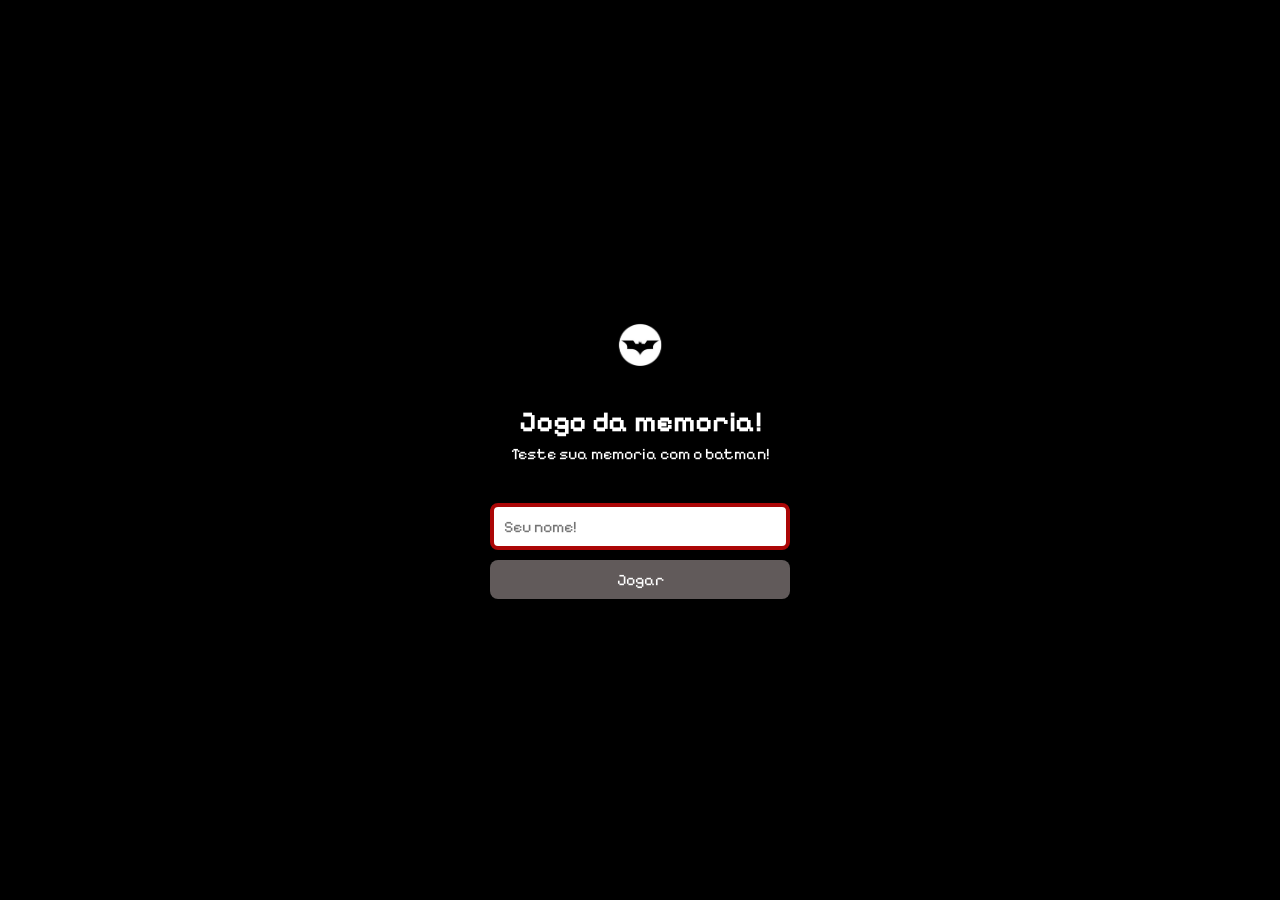
<file: index.html>
<!doctype html>
<html lang="en">
  <head>
    <meta charset="UTF-8" />
    <meta name="viewport" content="width=device-width, initial-scale=1.0" />
    <script src="./JS/login.js" defer></script>
    <link rel="stylesheet" href="./CSS/reset.css" />
    <link rel="stylesheet" href="./CSS/login.css" />

    <title>JOGO DA MEMORIA | LOGIN</title>
  </head>
  <body>
    <form class="login-form">
      <div class="login_header">
        <img src="./IMG/FRENTE2.jpg" alt="brain icon" />
        <h1>Jogo da memoria!</h1>
        <p>Teste sua memoria com o batman!</p>
      </div>
      <input type="text" placeholder="Seu nome!" class="login_input" />
      <button type="submit" class="login_button" disabled>Jogar</button>
    </form>
  </body>
</html>
</file>
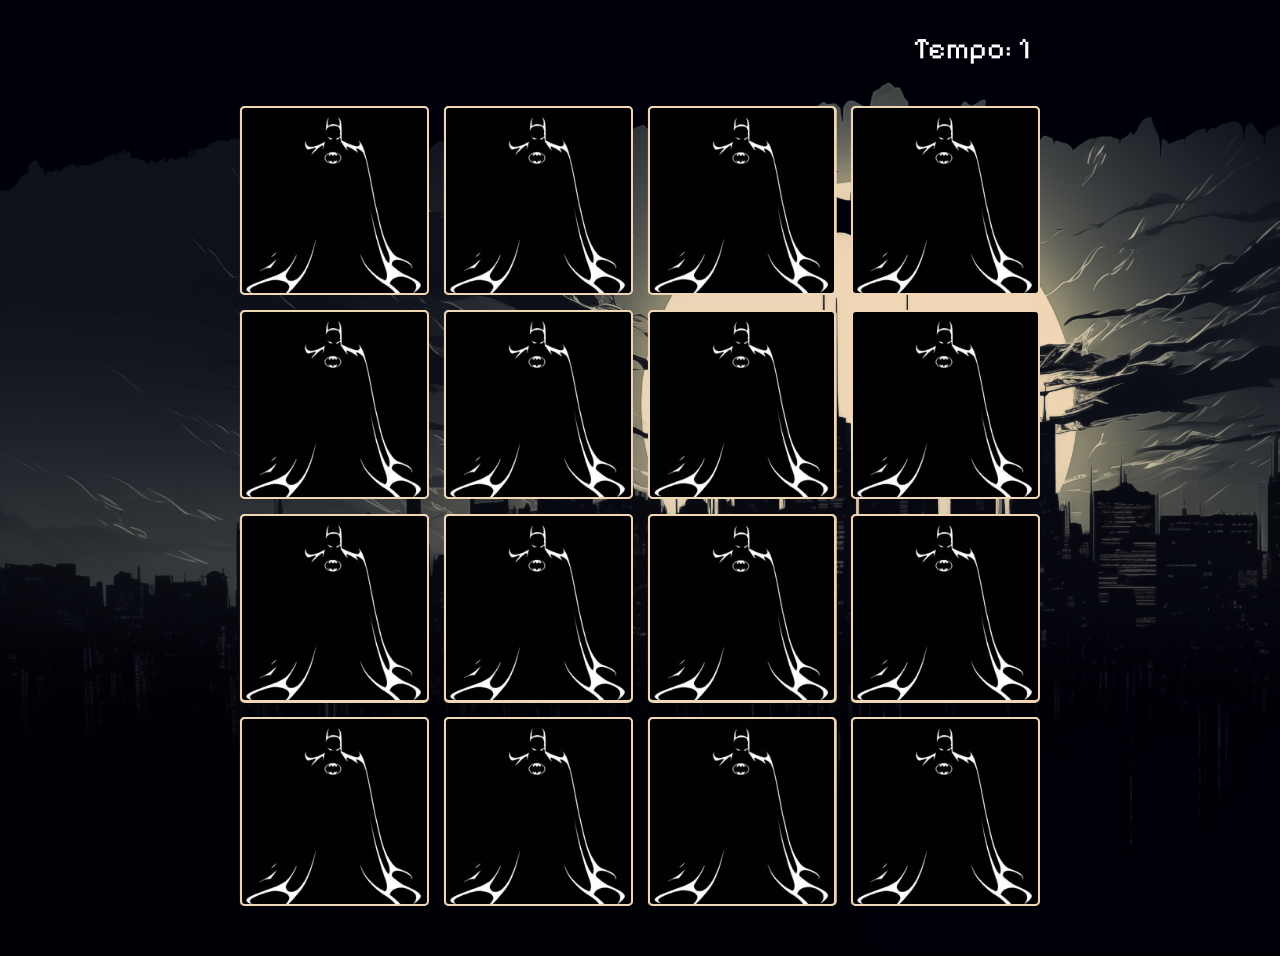
<file: PAGINAS/jogo.html>
<!DOCTYPE html>
<html lang="en">
<head>
    <meta charset="UTF-8">
    <meta name="viewport" content="width=device-width, initial-scale=1.0">
    <link rel="stylesheet" href="../CSS/reset.css">
    <link rel="stylesheet" href="../CSS/jogo.css">
    <script src="../JS/jogo.js" defer></script>
    <title>Jogo da Memoria</title>
</head>
<body>
    <main>
    <header>
        <span class="player"></span>
        <span> Tempo: <span class="time">00</span></span>
    </header>
    <div class="grid"></div>
    </main>
</body>
</html>
</file>
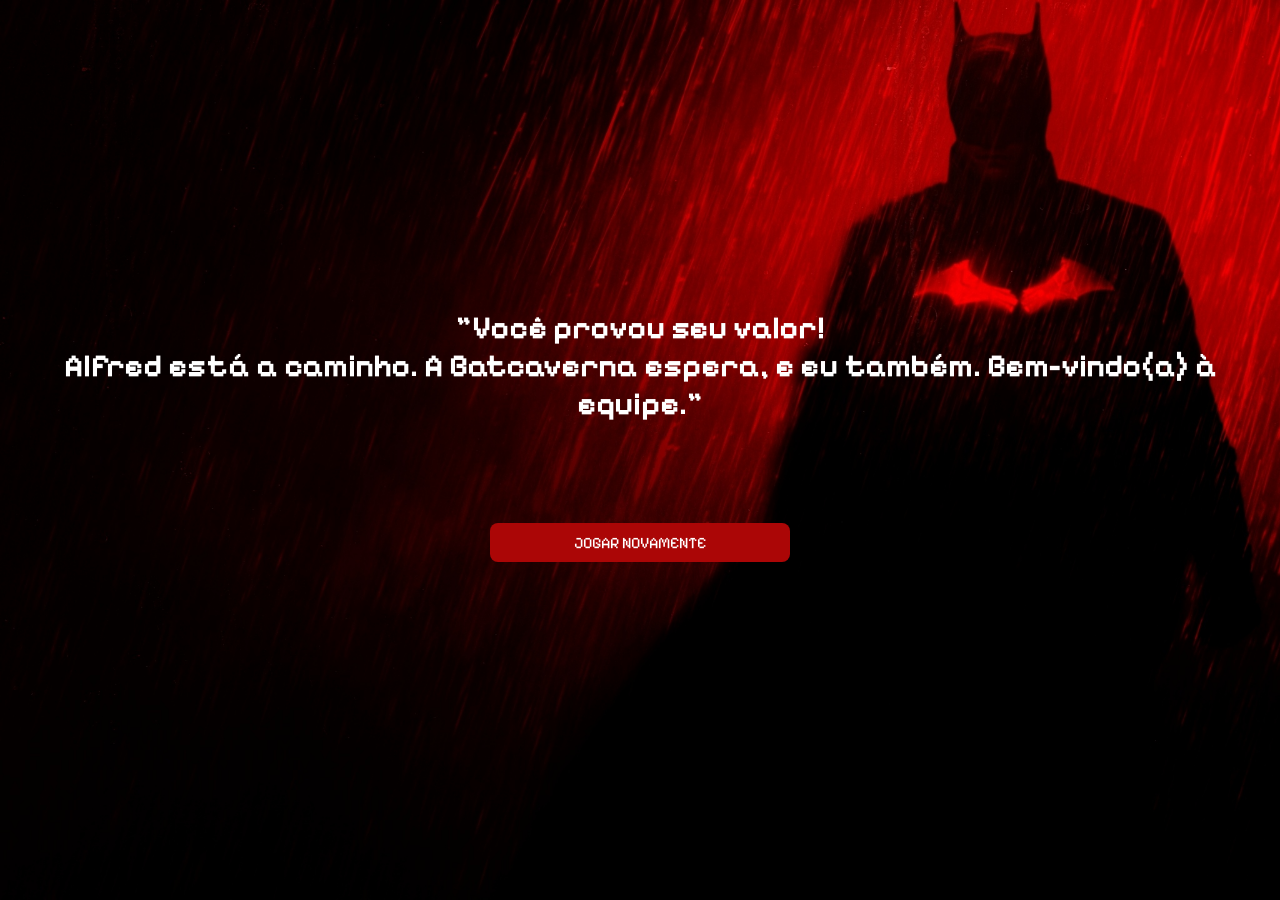
<file: PAGINAS/posjogo.html>
<!DOCTYPE html>
<html lang="en">
<head>
    <meta charset="UTF-8">
    <meta name="viewport" content="width=device-width, initial-scale=1.0">
    <link rel="stylesheet" href="../CSS/reset.css">
    <link rel="stylesheet" href="../CSS/pos.css">
    <script src="../JS/pos.js" defer></script>
    <title>Bat Caverna!</title>
</head>
<body>
    <main>
        <h1>"Você provou seu valor!<br>
            Alfred está a caminho. A Batcaverna espera, e eu também. Bem-vindo(a) à equipe."</h1>
            <button type="button" id="retornar">JOGAR NOVAMENTE</button>
    </main>
</body>
</html>
</file>
<file: CSS/login.css>
body {
  margin: 0;
  padding: 0;
  background-color: black;
}

.login-form {
  display: flex;
  flex-direction: column;
  align-items: center;
  height: 100vh;
  background-color: black;
  color: white;
  justify-content: center;
}

.login_header {
  display: flex;
  flex-direction: column;
  align-items: center;
  justify-content: center;
  margin-bottom: 20px;
}

.login_input {
  border: 4px solid #ab0606;
  border-radius: 8px;
  color: rgb(0, 0, 0);
  font-size: 1em;
  margin-bottom: 10px;
  width: 100%;
  max-width: 300px;
  padding: 10px;
}

.login_button {
  background-color: #ab0606;
  border-radius: 8px;
  color: rgb(255, 255, 255);
  cursor: pointer;
  font-size: 1em;
  max-width: 300px;
  padding: 10px;
  width: 100%;
}

.login_button:disabled {
  background-color: #615a5a;
  color: rgb(255, 255, 255);
  cursor: auto;
}

.login_header img {
  max-width: 150px;
  height: auto;
  border-radius: 50%;
}

.login_header h1 {
  font-size: 1.8rem;
  text-align: center;
  margin: 15px 0 5px;
}

.login_header p {
  text-align: center;
  margin-bottom: 20px;
  font-size: 1rem;
}
</file>
<file: CSS/jogo.css>
main {
  display: flex;
  flex-direction: column;
  width: 100%;
  background-image: url("../IMG/FUNDO1.png");
  background-size: cover;
  min-height: 100vh;
  align-items: center;
  justify-content: center;
  padding: 20px 20px 50px;
}

header {
  display: flex;
  align-items: center;
  color: white;
  justify-content: space-between;
  max-width: 800px;
  padding: 10px;
  margin: 0 0 30px;
  width: 100%;
  font-size: 30px;
}

.grid {
  display: grid;
  width: 70%;
  max-width: 800px;
  grid-template-columns: repeat(4, 1fr);
  gap: 15px;
  margin: 0 auto;
}

.card {
  aspect-ratio: 1/1;
  width: 100%;
  border-radius: 5px;
  position: relative;
  transition: all 400ms ease;
  transform-style: preserve-3d;
}

.face {
  width: 100%;
  height: 100%;
  position: absolute;
  background-size: cover;
  background-position: center;
  border: 2px solid #efd6b5;
  border-radius: 5px;
  transition: all 800ms ease;
}

.front {
  transform: rotateY(180deg);
}

.back {
  background-image: url("../IMG/OCULTAR1.jpg");
  backface-visibility: hidden;
}

.reveal-card {
  transform: rotateY(180deg);
}

.disabled-card {
  filter: saturate(0);
  opacity: 0.2;
}

@media (max-width: 768px) {
  .grid {
    width: 95%;
    gap: 10px;
  }

  header {
    font-size: 20px;
    padding: 5px;
    margin: 0 0 20px;
  }

  main {
    padding: 10px 10px 30px;
  }
}
</file>
<file: CSS/pos.css>
main {
  display: flex;
  flex-direction: column;
  width: 100%;
  background-image: url("../IMG/POS.jpg");
  background-size: cover;
  min-height: 100vh;
  align-items: center;
  justify-content: center;
  padding: 20px 20px 50px;
  color: white;
  text-align: center;
}

button {
  background-color: #ab0606;
  border-radius: 8px;
  color: rgb(255, 255, 255);
  cursor: pointer;
  font-size: 1em;
  max-width: 300px;
  padding: 10px;
  width: 100%;
  margin-top: 100px;
}

@media (max-width: 768px) {
  main {
    padding: 20px;
  }

  main h1 {
    font-size: 1.5rem;
    line-height: 1.4;
  }

  button {
    margin-top: 50px;
    font-size: 0.9em;
  }
}
</file>
